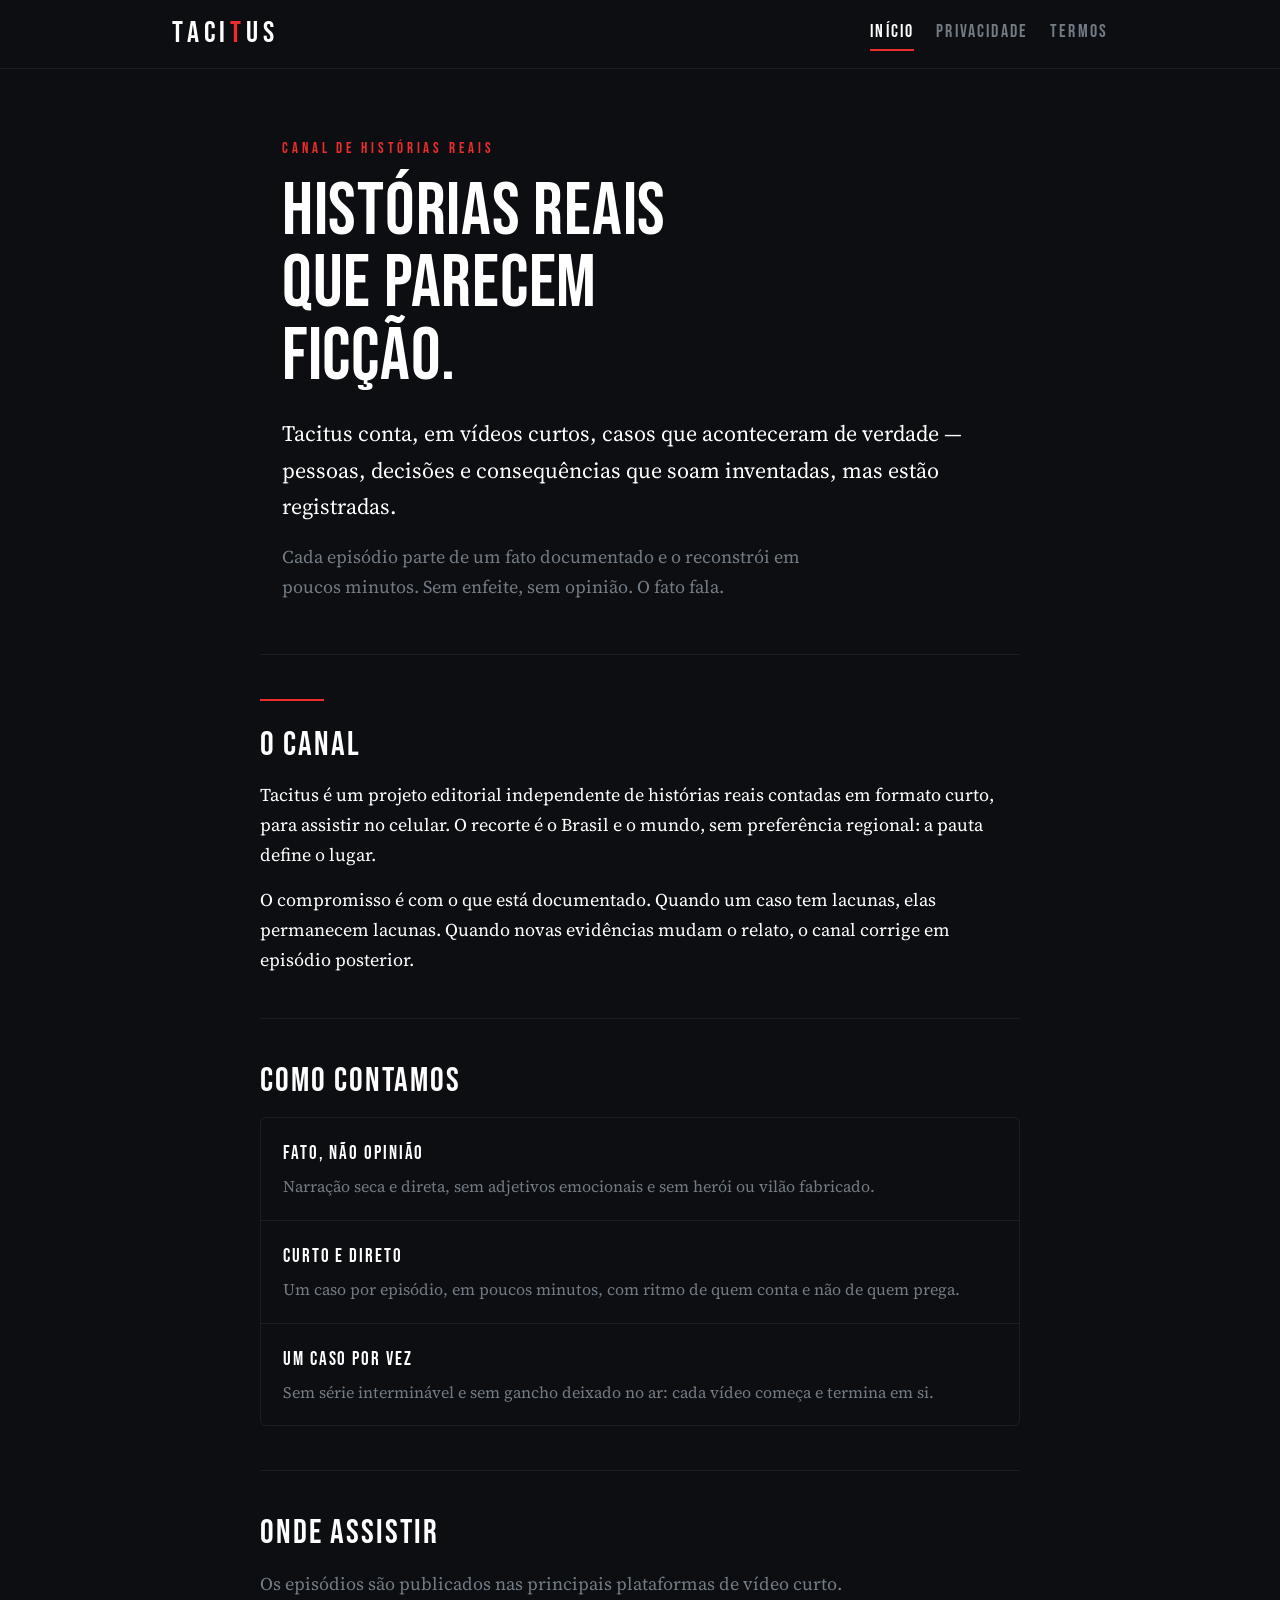
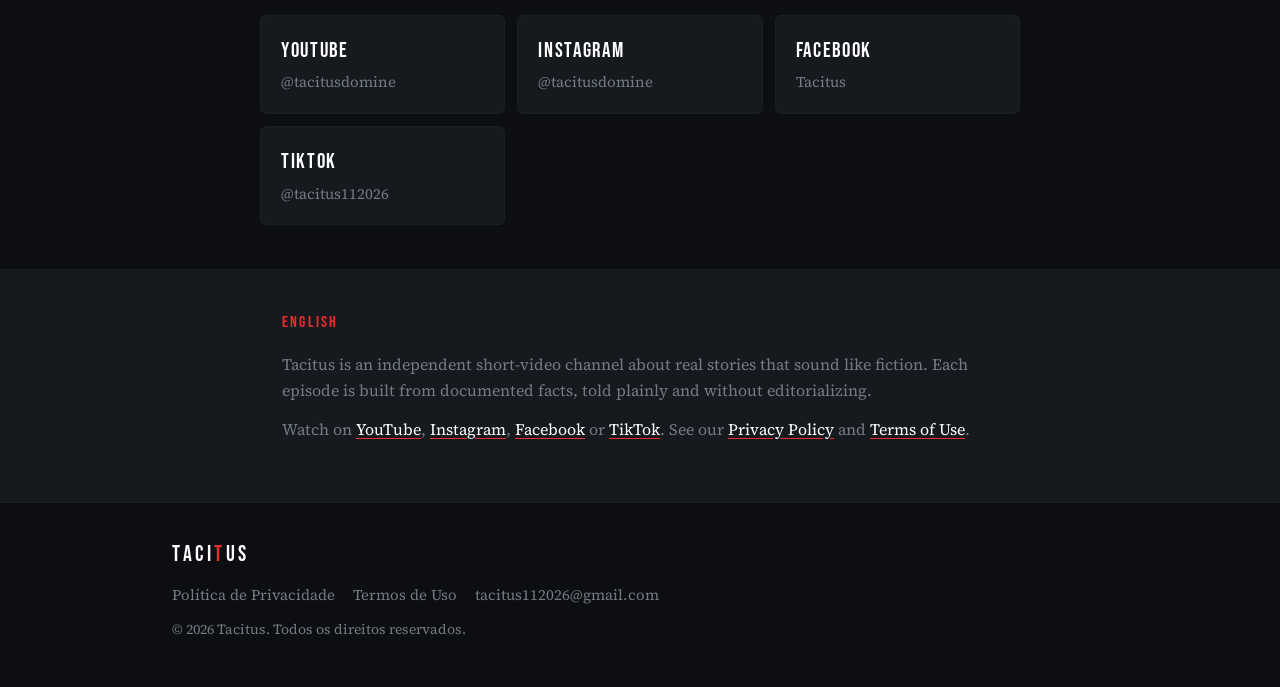
<file: index.html>
<!DOCTYPE html>
<html lang="pt-BR">
<head>
  <meta charset="UTF-8">
  <meta name="viewport" content="width=device-width, initial-scale=1.0">
  <title>Tacitus — Histórias reais que parecem ficção</title>
  <meta name="description" content="Tacitus é um canal de histórias reais contadas em vídeos curtos: casos que aconteceram de verdade e soam inventados.">
  <link rel="preconnect" href="https://fonts.googleapis.com">
  <link rel="preconnect" href="https://fonts.gstatic.com" crossorigin>
  <link href="https://fonts.googleapis.com/css2?family=Bebas+Neue&family=Source+Serif+4:ital,opsz,wght@0,8..60,400;0,8..60,600;1,8..60,400&display=swap" rel="stylesheet">
  <link rel="stylesheet" href="style.css">
</head>
<body>
  <header class="site-header">
    <div class="wrap wrap-wide header-inner">
      <a class="brand" href="index.html" aria-label="Tacitus — início">
        <span class="brand-mark">TACI<span>T</span>US</span>
      </a>
      <nav class="site-nav" aria-label="Navegação principal">
        <a href="index.html" aria-current="page">Início</a>
        <a href="privacidade.html">Privacidade</a>
        <a href="termos.html">Termos</a>
      </nav>
    </div>
  </header>

  <main>
    <section class="hero wrap">
      <p class="eyebrow">Canal de histórias reais</p>
      <h1>Histórias reais que parecem ficção.</h1>
      <p class="lede">Tacitus conta, em vídeos curtos, casos que aconteceram de verdade — pessoas, decisões e consequências que soam inventadas, mas estão registradas.</p>
      <p>Cada episódio parte de um fato documentado e o reconstrói em poucos minutos. Sem enfeite, sem opinião. O fato fala.</p>
    </section>

    <section class="section wrap">
      <hr class="accent-rule">
      <h2>O canal</h2>
      <p>Tacitus é um projeto editorial independente de histórias reais contadas em formato curto, para assistir no celular. O recorte é o Brasil e o mundo, sem preferência regional: a pauta define o lugar.</p>
      <p>O compromisso é com o que está documentado. Quando um caso tem lacunas, elas permanecem lacunas. Quando novas evidências mudam o relato, o canal corrige em episódio posterior.</p>
    </section>

    <section class="section wrap">
      <h2>Como contamos</h2>
      <ul class="pillars">
        <li>
          <span class="pillar-title">Fato, não opinião</span>
          <p>Narração seca e direta, sem adjetivos emocionais e sem herói ou vilão fabricado.</p>
        </li>
        <li>
          <span class="pillar-title">Curto e direto</span>
          <p>Um caso por episódio, em poucos minutos, com ritmo de quem conta e não de quem prega.</p>
        </li>
        <li>
          <span class="pillar-title">Um caso por vez</span>
          <p>Sem série interminável e sem gancho deixado no ar: cada vídeo começa e termina em si.</p>
        </li>
      </ul>
    </section>

    <section class="section wrap">
      <h2>Onde assistir</h2>
      <p class="muted">Os episódios são publicados nas principais plataformas de vídeo curto.</p>
      <ul class="platforms">
        <li>
          <a href="https://www.youtube.com/@tacitusdomine" target="_blank" rel="noopener">
            <span class="platform-name">YouTube</span>
            <span class="platform-handle">@tacitusdomine</span>
          </a>
        </li>
        <li>
          <a href="https://www.instagram.com/tacitusdomine/" target="_blank" rel="noopener">
            <span class="platform-name">Instagram</span>
            <span class="platform-handle">@tacitusdomine</span>
          </a>
        </li>
        <li>
          <a href="https://www.facebook.com/tacitusdomine" target="_blank" rel="noopener">
            <span class="platform-name">Facebook</span>
            <span class="platform-handle">Tacitus</span>
          </a>
        </li>
        <li>
          <a href="https://www.tiktok.com/@tacitus112026" target="_blank" rel="noopener">
            <span class="platform-name">TikTok</span>
            <span class="platform-handle">@tacitus112026</span>
          </a>
        </li>
      </ul>
    </section>
  </main>

  <section class="lang-en" aria-label="English summary">
    <div class="wrap">
      <h2>English</h2>
      <p>Tacitus is an independent short-video channel about real stories that sound like fiction. Each episode is built from documented facts, told plainly and without editorializing.</p>
      <p>Watch on <a href="https://www.youtube.com/@tacitusdomine" target="_blank" rel="noopener">YouTube</a>, <a href="https://www.instagram.com/tacitusdomine/" target="_blank" rel="noopener">Instagram</a>, <a href="https://www.facebook.com/tacitusdomine" target="_blank" rel="noopener">Facebook</a> or <a href="https://www.tiktok.com/@tacitus112026" target="_blank" rel="noopener">TikTok</a>. See our <a href="privacidade.html">Privacy Policy</a> and <a href="termos.html">Terms of Use</a>.</p>
    </div>
  </section>

  <footer class="site-footer">
    <div class="wrap wrap-wide footer-inner">
      <p class="footer-brand">TACI<span>T</span>US</p>
      <nav class="footer-links" aria-label="Links institucionais">
        <a href="privacidade.html">Política de Privacidade</a>
        <a href="termos.html">Termos de Uso</a>
        <a href="mailto:tacitus112026@gmail.com">tacitus112026@gmail.com</a>
      </nav>
      <p class="footer-note">© 2026 Tacitus. Todos os direitos reservados.</p>
    </div>
  </footer>
</body>
</html>
</file>
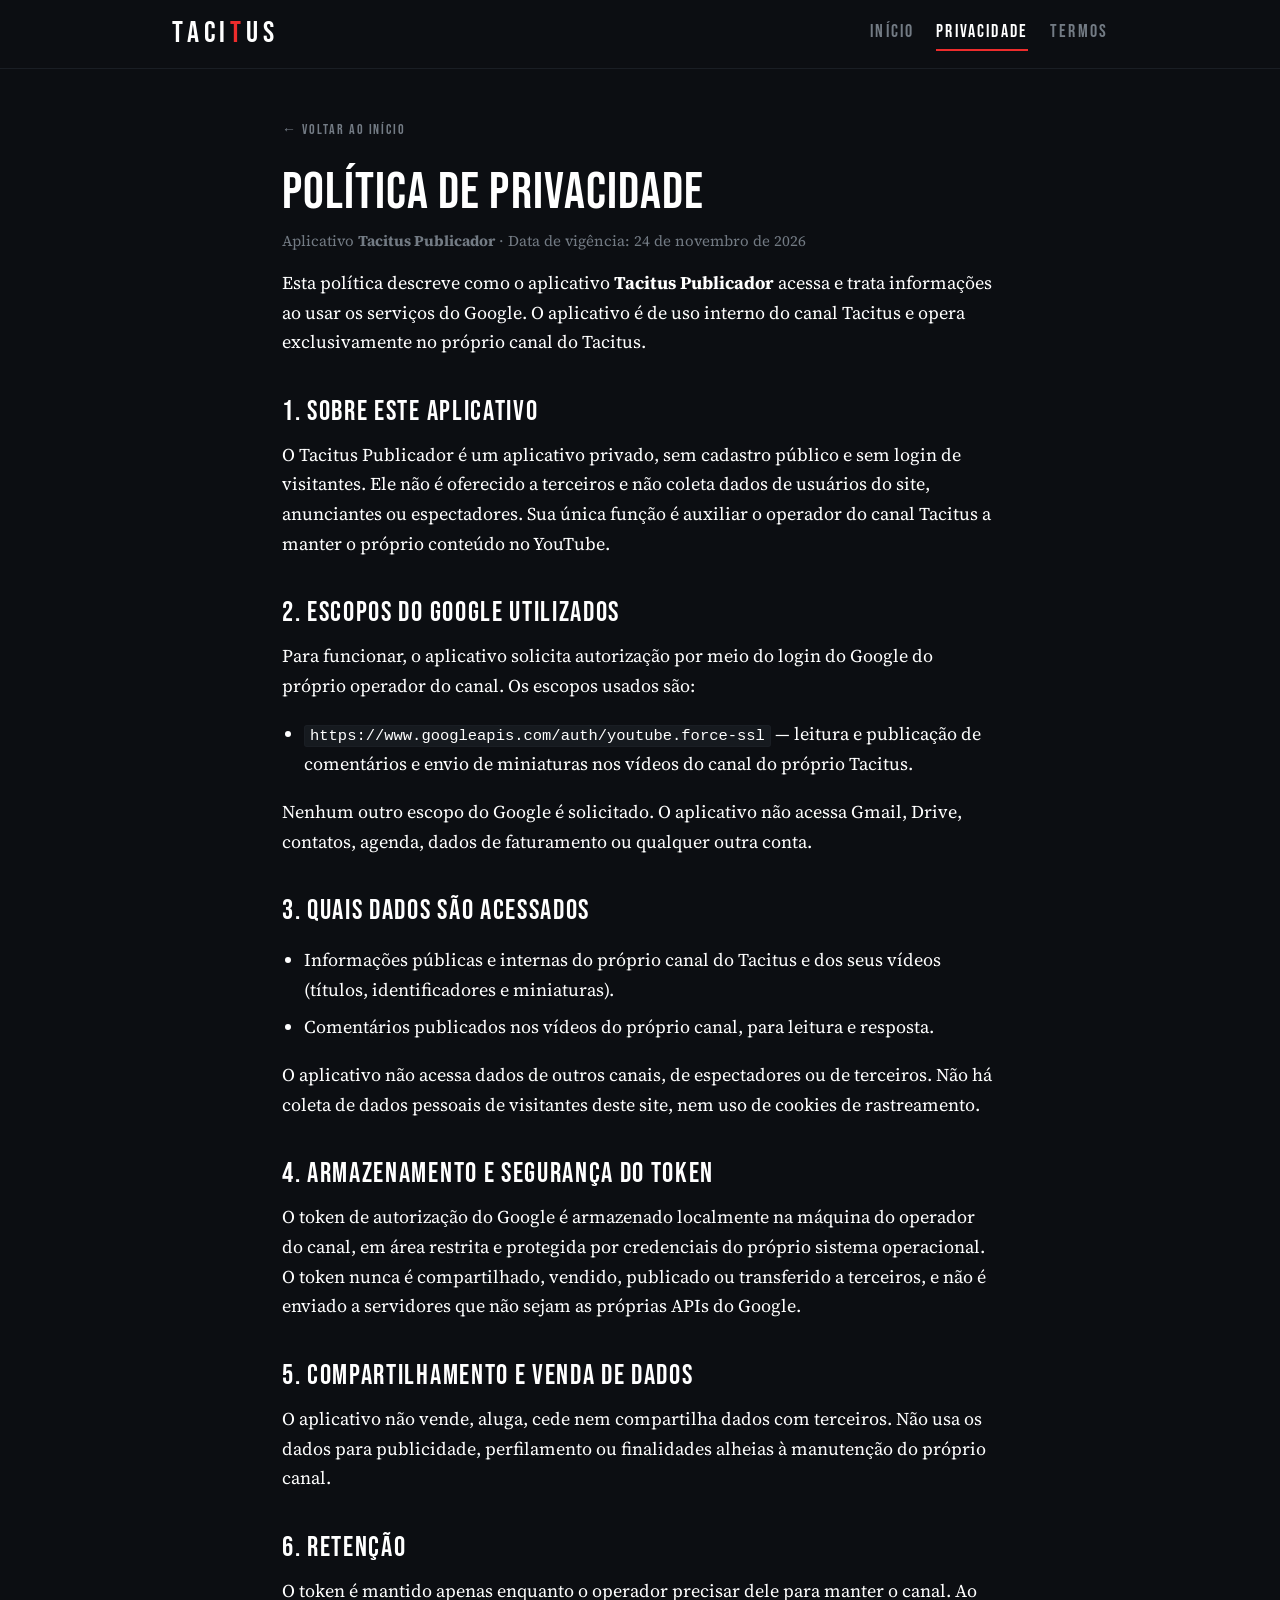
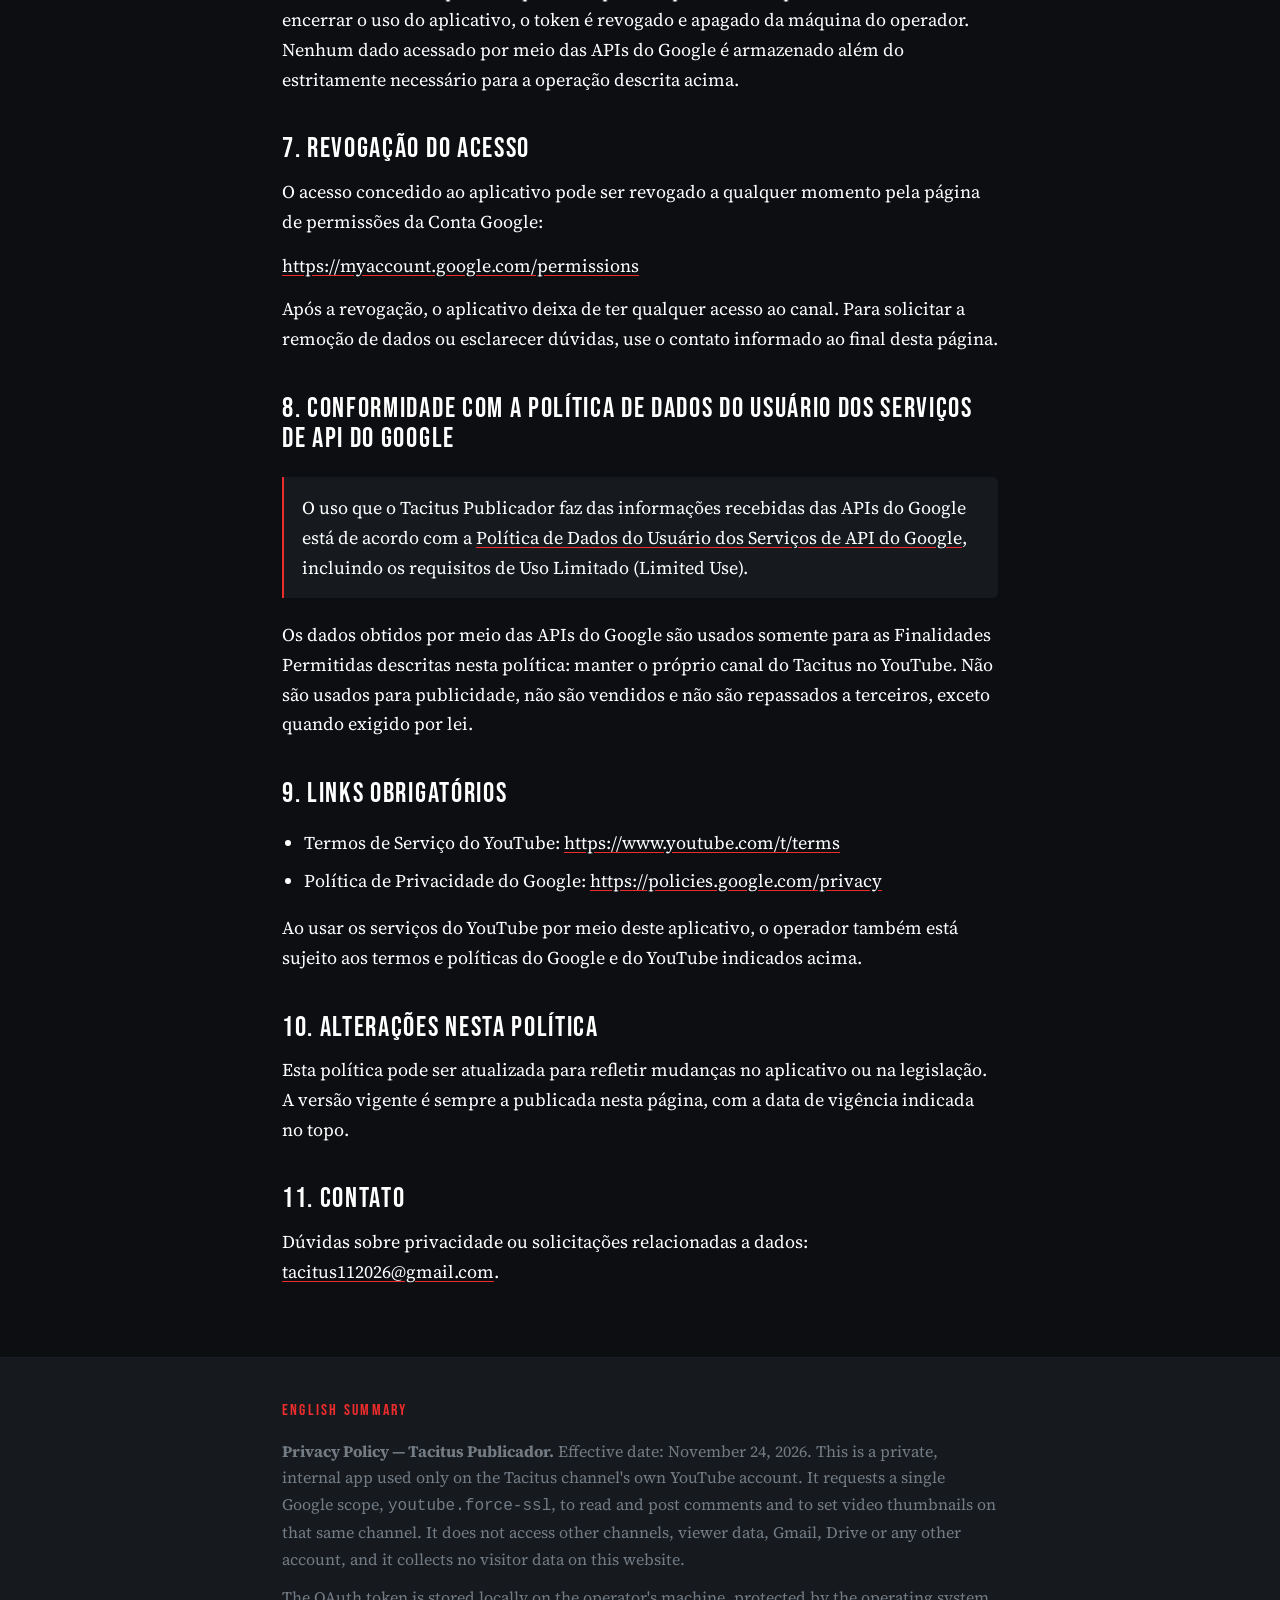
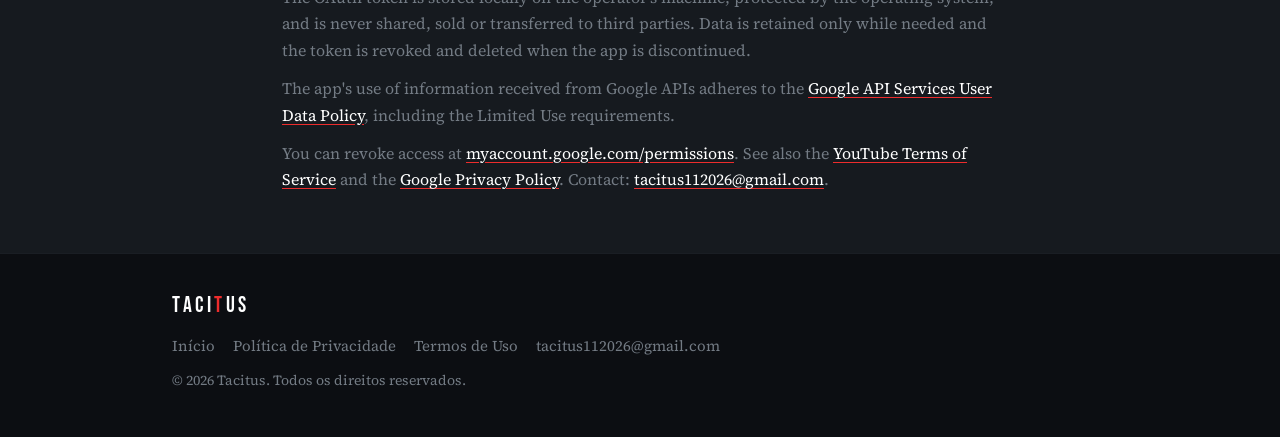
<file: privacidade.html>
<!DOCTYPE html>
<html lang="pt-BR">
<head>
  <meta charset="UTF-8">
  <meta name="viewport" content="width=device-width, initial-scale=1.0">
  <title>Política de Privacidade — Tacitus Publicador</title>
  <meta name="description" content="Política de Privacidade do aplicativo Tacitus Publicador: escopos do Google, dados acessados, armazenamento de token, retenção e revogação.">
  <link rel="preconnect" href="https://fonts.googleapis.com">
  <link rel="preconnect" href="https://fonts.gstatic.com" crossorigin>
  <link href="https://fonts.googleapis.com/css2?family=Bebas+Neue&family=Source+Serif+4:ital,opsz,wght@0,8..60,400;0,8..60,600;1,8..60,400&display=swap" rel="stylesheet">
  <link rel="stylesheet" href="style.css">
</head>
<body>
  <header class="site-header">
    <div class="wrap wrap-wide header-inner">
      <a class="brand" href="index.html" aria-label="Tacitus — início">
        <span class="brand-mark">TACI<span>T</span>US</span>
      </a>
      <nav class="site-nav" aria-label="Navegação principal">
        <a href="index.html">Início</a>
        <a href="privacidade.html" aria-current="page">Privacidade</a>
        <a href="termos.html">Termos</a>
      </nav>
    </div>
  </header>

  <main class="doc wrap">
    <a class="back-link" href="index.html">← Voltar ao início</a>
    <h1>Política de Privacidade</h1>
    <p class="doc-meta">Aplicativo <strong>Tacitus Publicador</strong> · Data de vigência: 24 de novembro de 2026</p>

    <p>Esta política descreve como o aplicativo <strong>Tacitus Publicador</strong> acessa e trata informações ao usar os serviços do Google. O aplicativo é de uso interno do canal Tacitus e opera exclusivamente no próprio canal do Tacitus.</p>

    <h2>1. Sobre este aplicativo</h2>
    <p>O Tacitus Publicador é um aplicativo privado, sem cadastro público e sem login de visitantes. Ele não é oferecido a terceiros e não coleta dados de usuários do site, anunciantes ou espectadores. Sua única função é auxiliar o operador do canal Tacitus a manter o próprio conteúdo no YouTube.</p>

    <h2>2. Escopos do Google utilizados</h2>
    <p>Para funcionar, o aplicativo solicita autorização por meio do login do Google do próprio operador do canal. Os escopos usados são:</p>
    <ul>
      <li><code>https://www.googleapis.com/auth/youtube.force-ssl</code> — leitura e publicação de comentários e envio de miniaturas nos vídeos do canal do próprio Tacitus.</li>
    </ul>
    <p>Nenhum outro escopo do Google é solicitado. O aplicativo não acessa Gmail, Drive, contatos, agenda, dados de faturamento ou qualquer outra conta.</p>

    <h2>3. Quais dados são acessados</h2>
    <ul>
      <li>Informações públicas e internas do próprio canal do Tacitus e dos seus vídeos (títulos, identificadores e miniaturas).</li>
      <li>Comentários publicados nos vídeos do próprio canal, para leitura e resposta.</li>
    </ul>
    <p>O aplicativo não acessa dados de outros canais, de espectadores ou de terceiros. Não há coleta de dados pessoais de visitantes deste site, nem uso de cookies de rastreamento.</p>

    <h2>4. Armazenamento e segurança do token</h2>
    <p>O token de autorização do Google é armazenado localmente na máquina do operador do canal, em área restrita e protegida por credenciais do próprio sistema operacional. O token nunca é compartilhado, vendido, publicado ou transferido a terceiros, e não é enviado a servidores que não sejam as próprias APIs do Google.</p>

    <h2>5. Compartilhamento e venda de dados</h2>
    <p>O aplicativo não vende, aluga, cede nem compartilha dados com terceiros. Não usa os dados para publicidade, perfilamento ou finalidades alheias à manutenção do próprio canal.</p>

    <h2>6. Retenção</h2>
    <p>O token é mantido apenas enquanto o operador precisar dele para manter o canal. Ao encerrar o uso do aplicativo, o token é revogado e apagado da máquina do operador. Nenhum dado acessado por meio das APIs do Google é armazenado além do estritamente necessário para a operação descrita acima.</p>

    <h2>7. Revogação do acesso</h2>
    <p>O acesso concedido ao aplicativo pode ser revogado a qualquer momento pela página de permissões da Conta Google:</p>
    <p><a href="https://myaccount.google.com/permissions" target="_blank" rel="noopener">https://myaccount.google.com/permissions</a></p>
    <p>Após a revogação, o aplicativo deixa de ter qualquer acesso ao canal. Para solicitar a remoção de dados ou esclarecer dúvidas, use o contato informado ao final desta página.</p>

    <h2>8. Conformidade com a Política de Dados do Usuário dos Serviços de API do Google</h2>
    <div class="callout">
      <p>O uso que o Tacitus Publicador faz das informações recebidas das APIs do Google está de acordo com a <a href="https://developers.google.com/terms/api-services-user-data-policy" target="_blank" rel="noopener">Política de Dados do Usuário dos Serviços de API do Google</a>, incluindo os requisitos de Uso Limitado (Limited Use).</p>
    </div>
    <p>Os dados obtidos por meio das APIs do Google são usados somente para as Finalidades Permitidas descritas nesta política: manter o próprio canal do Tacitus no YouTube. Não são usados para publicidade, não são vendidos e não são repassados a terceiros, exceto quando exigido por lei.</p>

    <h2>9. Links obrigatórios</h2>
    <ul>
      <li>Termos de Serviço do YouTube: <a href="https://www.youtube.com/t/terms" target="_blank" rel="noopener">https://www.youtube.com/t/terms</a></li>
      <li>Política de Privacidade do Google: <a href="https://policies.google.com/privacy" target="_blank" rel="noopener">https://policies.google.com/privacy</a></li>
    </ul>
    <p>Ao usar os serviços do YouTube por meio deste aplicativo, o operador também está sujeito aos termos e políticas do Google e do YouTube indicados acima.</p>

    <h2>10. Alterações nesta política</h2>
    <p>Esta política pode ser atualizada para refletir mudanças no aplicativo ou na legislação. A versão vigente é sempre a publicada nesta página, com a data de vigência indicada no topo.</p>

    <h2>11. Contato</h2>
    <p>Dúvidas sobre privacidade ou solicitações relacionadas a dados: <a href="mailto:tacitus112026@gmail.com">tacitus112026@gmail.com</a>.</p>
  </main>

  <section class="lang-en" aria-label="English summary">
    <div class="wrap">
      <h2>English summary</h2>
      <p><strong>Privacy Policy — Tacitus Publicador.</strong> Effective date: November 24, 2026. This is a private, internal app used only on the Tacitus channel's own YouTube account. It requests a single Google scope, <code>youtube.force-ssl</code>, to read and post comments and to set video thumbnails on that same channel. It does not access other channels, viewer data, Gmail, Drive or any other account, and it collects no visitor data on this website.</p>
      <p>The OAuth token is stored locally on the operator's machine, protected by the operating system, and is never shared, sold or transferred to third parties. Data is retained only while needed and the token is revoked and deleted when the app is discontinued.</p>
      <p>The app's use of information received from Google APIs adheres to the <a href="https://developers.google.com/terms/api-services-user-data-policy" target="_blank" rel="noopener">Google API Services User Data Policy</a>, including the Limited Use requirements.</p>
      <p>You can revoke access at <a href="https://myaccount.google.com/permissions" target="_blank" rel="noopener">myaccount.google.com/permissions</a>. See also the <a href="https://www.youtube.com/t/terms" target="_blank" rel="noopener">YouTube Terms of Service</a> and the <a href="https://policies.google.com/privacy" target="_blank" rel="noopener">Google Privacy Policy</a>. Contact: <a href="mailto:tacitus112026@gmail.com">tacitus112026@gmail.com</a>.</p>
    </div>
  </section>

  <footer class="site-footer">
    <div class="wrap wrap-wide footer-inner">
      <p class="footer-brand">TACI<span>T</span>US</p>
      <nav class="footer-links" aria-label="Links institucionais">
        <a href="index.html">Início</a>
        <a href="privacidade.html">Política de Privacidade</a>
        <a href="termos.html">Termos de Uso</a>
        <a href="mailto:tacitus112026@gmail.com">tacitus112026@gmail.com</a>
      </nav>
      <p class="footer-note">© 2026 Tacitus. Todos os direitos reservados.</p>
    </div>
  </footer>
</body>
</html>
</file>
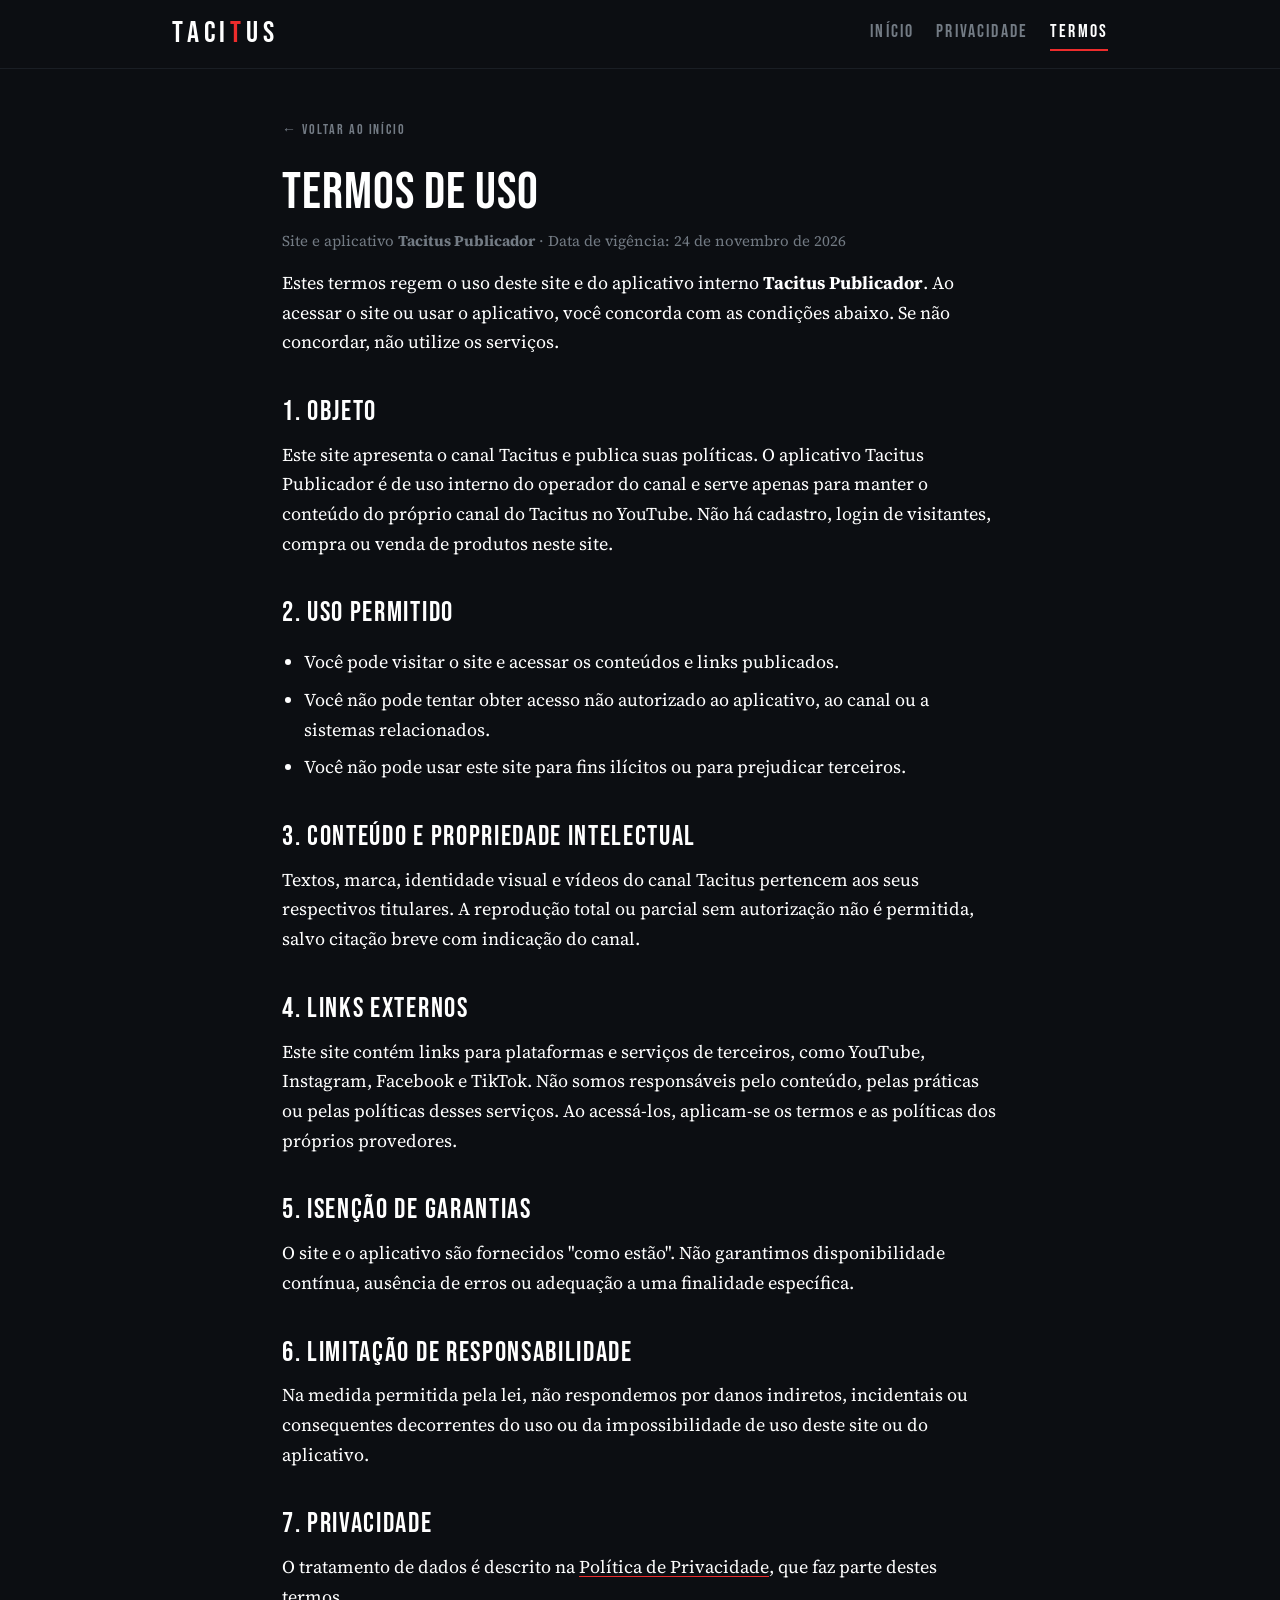
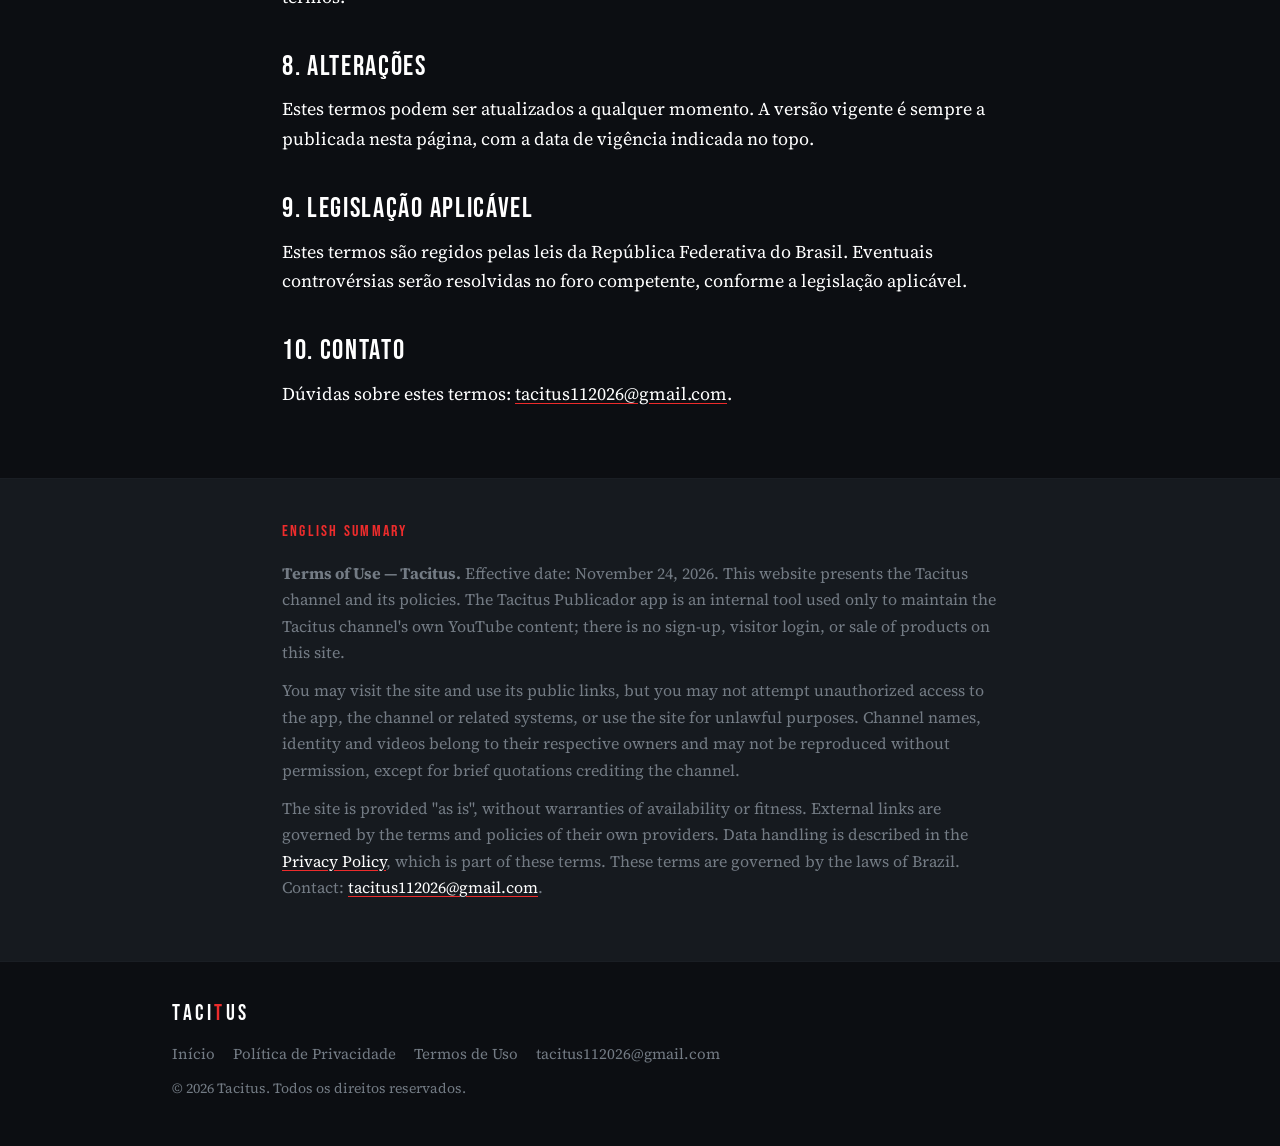
<file: termos.html>
<!DOCTYPE html>
<html lang="pt-BR">
<head>
  <meta charset="UTF-8">
  <meta name="viewport" content="width=device-width, initial-scale=1.0">
  <title>Termos de Uso — Tacitus</title>
  <meta name="description" content="Termos de uso do site e do aplicativo interno Tacitus Publicador do canal Tacitus.">
  <link rel="preconnect" href="https://fonts.googleapis.com">
  <link rel="preconnect" href="https://fonts.gstatic.com" crossorigin>
  <link href="https://fonts.googleapis.com/css2?family=Bebas+Neue&family=Source+Serif+4:ital,opsz,wght@0,8..60,400;0,8..60,600;1,8..60,400&display=swap" rel="stylesheet">
  <link rel="stylesheet" href="style.css">
</head>
<body>
  <header class="site-header">
    <div class="wrap wrap-wide header-inner">
      <a class="brand" href="index.html" aria-label="Tacitus — início">
        <span class="brand-mark">TACI<span>T</span>US</span>
      </a>
      <nav class="site-nav" aria-label="Navegação principal">
        <a href="index.html">Início</a>
        <a href="privacidade.html">Privacidade</a>
        <a href="termos.html" aria-current="page">Termos</a>
      </nav>
    </div>
  </header>

  <main class="doc wrap">
    <a class="back-link" href="index.html">← Voltar ao início</a>
    <h1>Termos de Uso</h1>
    <p class="doc-meta">Site e aplicativo <strong>Tacitus Publicador</strong> · Data de vigência: 24 de novembro de 2026</p>

    <p>Estes termos regem o uso deste site e do aplicativo interno <strong>Tacitus Publicador</strong>. Ao acessar o site ou usar o aplicativo, você concorda com as condições abaixo. Se não concordar, não utilize os serviços.</p>

    <h2>1. Objeto</h2>
    <p>Este site apresenta o canal Tacitus e publica suas políticas. O aplicativo Tacitus Publicador é de uso interno do operador do canal e serve apenas para manter o conteúdo do próprio canal do Tacitus no YouTube. Não há cadastro, login de visitantes, compra ou venda de produtos neste site.</p>

    <h2>2. Uso permitido</h2>
    <ul>
      <li>Você pode visitar o site e acessar os conteúdos e links publicados.</li>
      <li>Você não pode tentar obter acesso não autorizado ao aplicativo, ao canal ou a sistemas relacionados.</li>
      <li>Você não pode usar este site para fins ilícitos ou para prejudicar terceiros.</li>
    </ul>

    <h2>3. Conteúdo e propriedade intelectual</h2>
    <p>Textos, marca, identidade visual e vídeos do canal Tacitus pertencem aos seus respectivos titulares. A reprodução total ou parcial sem autorização não é permitida, salvo citação breve com indicação do canal.</p>

    <h2>4. Links externos</h2>
    <p>Este site contém links para plataformas e serviços de terceiros, como YouTube, Instagram, Facebook e TikTok. Não somos responsáveis pelo conteúdo, pelas práticas ou pelas políticas desses serviços. Ao acessá-los, aplicam-se os termos e as políticas dos próprios provedores.</p>

    <h2>5. Isenção de garantias</h2>
    <p>O site e o aplicativo são fornecidos "como estão". Não garantimos disponibilidade contínua, ausência de erros ou adequação a uma finalidade específica.</p>

    <h2>6. Limitação de responsabilidade</h2>
    <p>Na medida permitida pela lei, não respondemos por danos indiretos, incidentais ou consequentes decorrentes do uso ou da impossibilidade de uso deste site ou do aplicativo.</p>

    <h2>7. Privacidade</h2>
    <p>O tratamento de dados é descrito na <a href="privacidade.html">Política de Privacidade</a>, que faz parte destes termos.</p>

    <h2>8. Alterações</h2>
    <p>Estes termos podem ser atualizados a qualquer momento. A versão vigente é sempre a publicada nesta página, com a data de vigência indicada no topo.</p>

    <h2>9. Legislação aplicável</h2>
    <p>Estes termos são regidos pelas leis da República Federativa do Brasil. Eventuais controvérsias serão resolvidas no foro competente, conforme a legislação aplicável.</p>

    <h2>10. Contato</h2>
    <p>Dúvidas sobre estes termos: <a href="mailto:tacitus112026@gmail.com">tacitus112026@gmail.com</a>.</p>
  </main>

  <section class="lang-en" aria-label="English summary">
    <div class="wrap">
      <h2>English summary</h2>
      <p><strong>Terms of Use — Tacitus.</strong> Effective date: November 24, 2026. This website presents the Tacitus channel and its policies. The Tacitus Publicador app is an internal tool used only to maintain the Tacitus channel's own YouTube content; there is no sign-up, visitor login, or sale of products on this site.</p>
      <p>You may visit the site and use its public links, but you may not attempt unauthorized access to the app, the channel or related systems, or use the site for unlawful purposes. Channel names, identity and videos belong to their respective owners and may not be reproduced without permission, except for brief quotations crediting the channel.</p>
      <p>The site is provided "as is", without warranties of availability or fitness. External links are governed by the terms and policies of their own providers. Data handling is described in the <a href="privacidade.html">Privacy Policy</a>, which is part of these terms. These terms are governed by the laws of Brazil. Contact: <a href="mailto:tacitus112026@gmail.com">tacitus112026@gmail.com</a>.</p>
    </div>
  </section>

  <footer class="site-footer">
    <div class="wrap wrap-wide footer-inner">
      <p class="footer-brand">TACI<span>T</span>US</p>
      <nav class="footer-links" aria-label="Links institucionais">
        <a href="index.html">Início</a>
        <a href="privacidade.html">Política de Privacidade</a>
        <a href="termos.html">Termos de Uso</a>
        <a href="mailto:tacitus112026@gmail.com">tacitus112026@gmail.com</a>
      </nav>
      <p class="footer-note">© 2026 Tacitus. Todos os direitos reservados.</p>
    </div>
  </footer>
</body>
</html>
</file>
<file: style.css>
:root {
  --bg: #0C0E12;
  --bg-soft: #161A1F;
  --accent: #ED2C2C;
  --text: #FFFFFF;
  --muted: #737B84;
  --border: #1A1E24;
  --max: 760px;
  --max-wide: 980px;
}

* {
  box-sizing: border-box;
}

html {
  -webkit-text-size-adjust: 100%;
}

body {
  margin: 0;
  background: var(--bg);
  color: var(--text);
  font-family: "Source Serif 4", Georgia, "Times New Roman", serif;
  font-size: 18px;
  line-height: 1.65;
  -webkit-font-smoothing: antialiased;
  text-rendering: optimizeLegibility;
}

a {
  color: var(--text);
  text-decoration-color: var(--accent);
  text-underline-offset: 0.18em;
}

a:hover {
  color: var(--accent);
}

.wrap {
  width: 100%;
  max-width: var(--max);
  margin: 0 auto;
  padding: 0 22px;
}

.wrap-wide {
  max-width: var(--max-wide);
}

/* Header */
.site-header {
  border-bottom: 1px solid var(--border);
  background: var(--bg);
  position: sticky;
  top: 0;
  z-index: 10;
}

.header-inner {
  display: flex;
  align-items: center;
  justify-content: space-between;
  gap: 16px;
  min-height: 68px;
  flex-wrap: wrap;
  padding-top: 10px;
  padding-bottom: 10px;
}

.brand {
  display: inline-block;
  text-decoration: none;
}

.brand-mark {
  font-family: "Bebas Neue", "Oswald", "Arial Narrow", sans-serif;
  font-size: 30px;
  letter-spacing: 0.16em;
  line-height: 1;
  color: var(--text);
}

.brand-mark span {
  color: var(--accent);
}

.site-nav {
  display: flex;
  gap: 22px;
  font-family: "Bebas Neue", "Oswald", "Arial Narrow", sans-serif;
  letter-spacing: 0.12em;
  font-size: 18px;
  text-transform: uppercase;
}

.site-nav a {
  text-decoration: none;
  color: var(--muted);
}

.site-nav a:hover,
.site-nav a[aria-current="page"] {
  color: var(--text);
}

.site-nav a[aria-current="page"] {
  border-bottom: 2px solid var(--accent);
  padding-bottom: 2px;
}

/* Hero */
.hero {
  padding: 68px 22px 52px;
}

.eyebrow {
  font-family: "Bebas Neue", "Oswald", "Arial Narrow", sans-serif;
  letter-spacing: 0.26em;
  text-transform: uppercase;
  font-size: 15px;
  color: var(--accent);
  margin: 0 0 14px;
}

.hero h1 {
  font-family: "Bebas Neue", "Oswald", "Arial Narrow", sans-serif;
  font-weight: 400;
  font-size: clamp(42px, 9vw, 74px);
  line-height: 0.98;
  letter-spacing: 0.01em;
  margin: 0 0 22px;
  max-width: 16ch;
}

.lede {
  font-size: clamp(19px, 2.4vw, 22px);
  color: var(--text);
  margin: 0 0 18px;
}

.hero p:not(.eyebrow):not(.lede) {
  color: var(--muted);
  margin: 0;
  max-width: 60ch;
}

/* Sections */
.section {
  padding: 44px 0;
  border-top: 1px solid var(--border);
}

.section h2 {
  font-family: "Bebas Neue", "Oswald", "Arial Narrow", sans-serif;
  font-weight: 400;
  letter-spacing: 0.06em;
  font-size: clamp(26px, 4vw, 34px);
  line-height: 1.05;
  margin: 0 0 18px;
}

.section p {
  margin: 0 0 16px;
}

.section p:last-child {
  margin-bottom: 0;
}

.muted {
  color: var(--muted);
}

.accent-rule {
  width: 64px;
  height: 2px;
  background: var(--accent);
  border: 0;
  margin: 0 0 26px;
}

/* Pillars */
.pillars {
  list-style: none;
  margin: 0;
  padding: 0;
  display: grid;
  gap: 1px;
  background: var(--border);
  border: 1px solid var(--border);
  border-radius: 6px;
  overflow: hidden;
}

.pillars li {
  background: var(--bg);
  padding: 20px 22px;
}

.pillars .pillar-title {
  display: block;
  font-family: "Bebas Neue", "Oswald", "Arial Narrow", sans-serif;
  letter-spacing: 0.1em;
  text-transform: uppercase;
  font-size: 19px;
  margin-bottom: 4px;
}

.pillars p {
  margin: 0;
  color: var(--muted);
  font-size: 16px;
}

/* Platform links */
.platforms {
  list-style: none;
  margin: 0;
  padding: 0;
  display: grid;
  grid-template-columns: repeat(auto-fit, minmax(200px, 1fr));
  gap: 12px;
}

.platforms a {
  display: flex;
  flex-direction: column;
  gap: 2px;
  padding: 18px 20px;
  border: 1px solid var(--border);
  border-radius: 6px;
  text-decoration: none;
  background: var(--bg-soft);
  transition: border-color 0.15s ease, transform 0.15s ease;
}

.platforms a:hover {
  border-color: var(--accent);
  color: var(--text);
  transform: translateY(-2px);
}

.platform-name {
  font-family: "Bebas Neue", "Oswald", "Arial Narrow", sans-serif;
  font-size: 21px;
  letter-spacing: 0.08em;
  text-transform: uppercase;
}

.platform-handle {
  font-size: 15px;
  color: var(--muted);
}

/* Document pages */
.doc {
  padding-top: 44px;
  padding-bottom: 56px;
}

.back-link {
  display: inline-block;
  font-family: "Bebas Neue", "Oswald", "Arial Narrow", sans-serif;
  letter-spacing: 0.14em;
  text-transform: uppercase;
  font-size: 14px;
  color: var(--muted);
  text-decoration: none;
  margin-bottom: 26px;
}

.doc h1 {
  font-family: "Bebas Neue", "Oswald", "Arial Narrow", sans-serif;
  font-weight: 400;
  font-size: clamp(36px, 6vw, 52px);
  line-height: 1;
  letter-spacing: 0.02em;
  margin: 0 0 10px;
}

.doc-meta {
  color: var(--muted);
  font-size: 15px;
  margin: 0 0 30px;
}

.doc h2 {
  font-family: "Bebas Neue", "Oswald", "Arial Narrow", sans-serif;
  font-weight: 400;
  letter-spacing: 0.06em;
  font-size: clamp(22px, 3.5vw, 28px);
  line-height: 1.1;
  margin: 40px 0 12px;
}

.doc h3 {
  font-size: 19px;
  margin: 24px 0 8px;
}

.doc p,
.doc li {
  margin: 0 0 14px;
}

.doc ul {
  padding-left: 22px;
}

.doc li {
  margin-bottom: 8px;
}

.doc code {
  font-family: Consolas, "Courier New", monospace;
  font-size: 0.86em;
  color: var(--text);
  background: var(--bg-soft);
  border: 1px solid var(--border);
  border-radius: 3px;
  padding: 1px 5px;
  word-break: break-all;
}

.callout {
  border-left: 2px solid var(--accent);
  background: var(--bg-soft);
  padding: 16px 18px;
  border-radius: 0 6px 6px 0;
  margin: 22px 0;
}

.callout p:last-child {
  margin-bottom: 0;
}

/* Language block */
.lang-en {
  border-top: 1px solid var(--border);
  background: var(--bg-soft);
  padding: 40px 0 48px;
}

.lang-en .wrap {
  max-width: var(--max);
}

.lang-en h2 {
  font-family: "Bebas Neue", "Oswald", "Arial Narrow", sans-serif;
  font-weight: 400;
  letter-spacing: 0.14em;
  text-transform: uppercase;
  font-size: 16px;
  color: var(--accent);
  margin: 0 0 14px;
}

.lang-en p {
  color: var(--muted);
  font-size: 16px;
  margin: 0 0 12px;
}

.lang-en a {
  color: var(--text);
}

/* Footer */
.site-footer {
  border-top: 1px solid var(--border);
  padding: 34px 0 46px;
}

.footer-inner {
  display: flex;
  flex-direction: column;
  gap: 10px;
}

.footer-brand {
  font-family: "Bebas Neue", "Oswald", "Arial Narrow", sans-serif;
  letter-spacing: 0.16em;
  font-size: 22px;
  margin: 0;
}

.footer-brand span {
  color: var(--accent);
}

.footer-links {
  display: flex;
  flex-wrap: wrap;
  gap: 18px;
  font-size: 15px;
}

.footer-links a {
  color: var(--muted);
  text-decoration: none;
}

.footer-links a:hover {
  color: var(--text);
}

.footer-note {
  color: var(--muted);
  font-size: 14px;
  margin: 0;
}

@media (max-width: 560px) {
  body {
    font-size: 17px;
  }

  .header-inner {
    min-height: auto;
    gap: 10px;
  }

  .site-nav {
    gap: 16px;
    font-size: 16px;
  }

  .hero {
    padding: 48px 22px 40px;
  }

  .pillars li {
    padding: 18px;
  }
}
</file>
